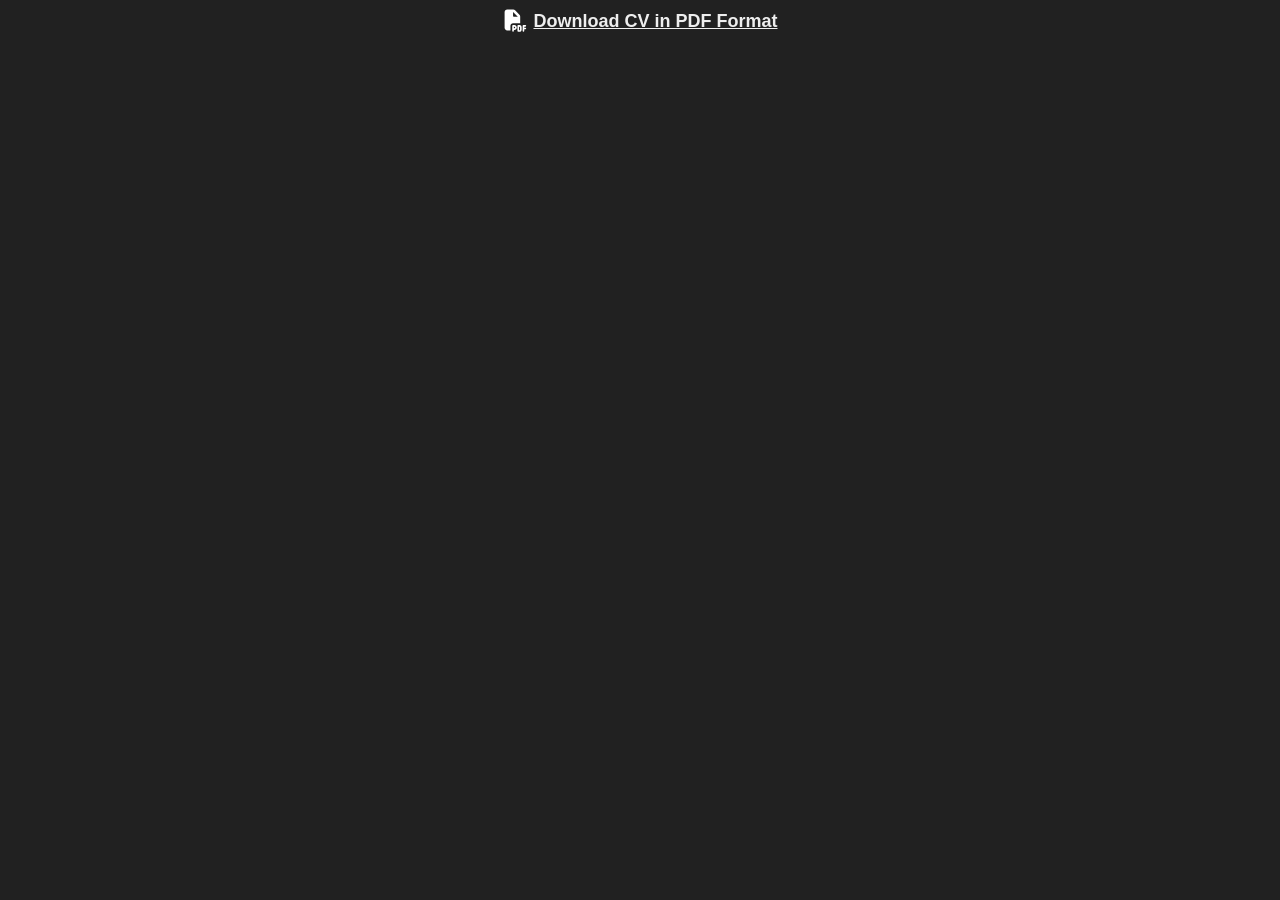
<file: index.html>
<!DOCTYPE html>
<html lang="en">

<head>
    <meta charset="UTF-8">
    <link rel="icon" type="image/png" href="favicon-cv.png">
    <meta name="viewport" content="width=device-width, initial-scale=1.0">
    <title>Ana R. Correia - CV</title>
    <style>
    html,
    body {
        margin: 0;
        padding: 0;
        width: 100vw;
        height: 100vh;
        overflow: hidden;
        background-color: #212121;
    }

    .pdfDownloadBox {
        display: block;
        width: 100%;
        height: 40px;
        align-items: center;
        font-family: sans-serif;
        text-align: center;
        margin: 0;
        padding: 5px 0 0 0;
    }

    .pdfDownloadLink {
        text-decoration: underline;
        font-size: 18px;
        font-weight: bold;
        line-height: 32px;
        vertical-align: middle;
        margin: 0;
        padding: 0;
    }

    .pdfDownloadIcon {
        width: auto;
        height: 26px;
        vertical-align: top;
        margin: 0 5px 0 0;
        padding: 0;
    }

    .pdfDownloadLink,
    .pdfDownloadIcon {
        color: #eee;
    }

    .pdfContainer {
        display: block;
        position: absolute;
        width: 100%;
        top: 40px;
        bottom: 0px;
    }

    .pdfFrame {
        display: block;
        position: relative;
        width: 100%;
        height: 100%;
        border: none;
        margin: 0;
        padding: 0;
    }
    </style>
</head>

<body>
    <div class="pdfDownloadBox">
        <a class="pdfDownloadLink" href="AnaRCorreia-CV.pdf" target="_blank">
            <img class="pdfDownloadIcon" src="icon-pdf.svg" />Download CV in PDF Format
        </a>
    </div>
    <div class="pdfContainer">
        <iframe class="pdfFrame" src="https://docs.google.com/gview?url=https%3A%2F%2Fraquelvcorreia.github.io%2FCV%2FAnaRCorreia-CV.pdf&embedded=true" title="Ana R. Correia - CV"></iframe>
    </div>
</body>

</html>
</file>
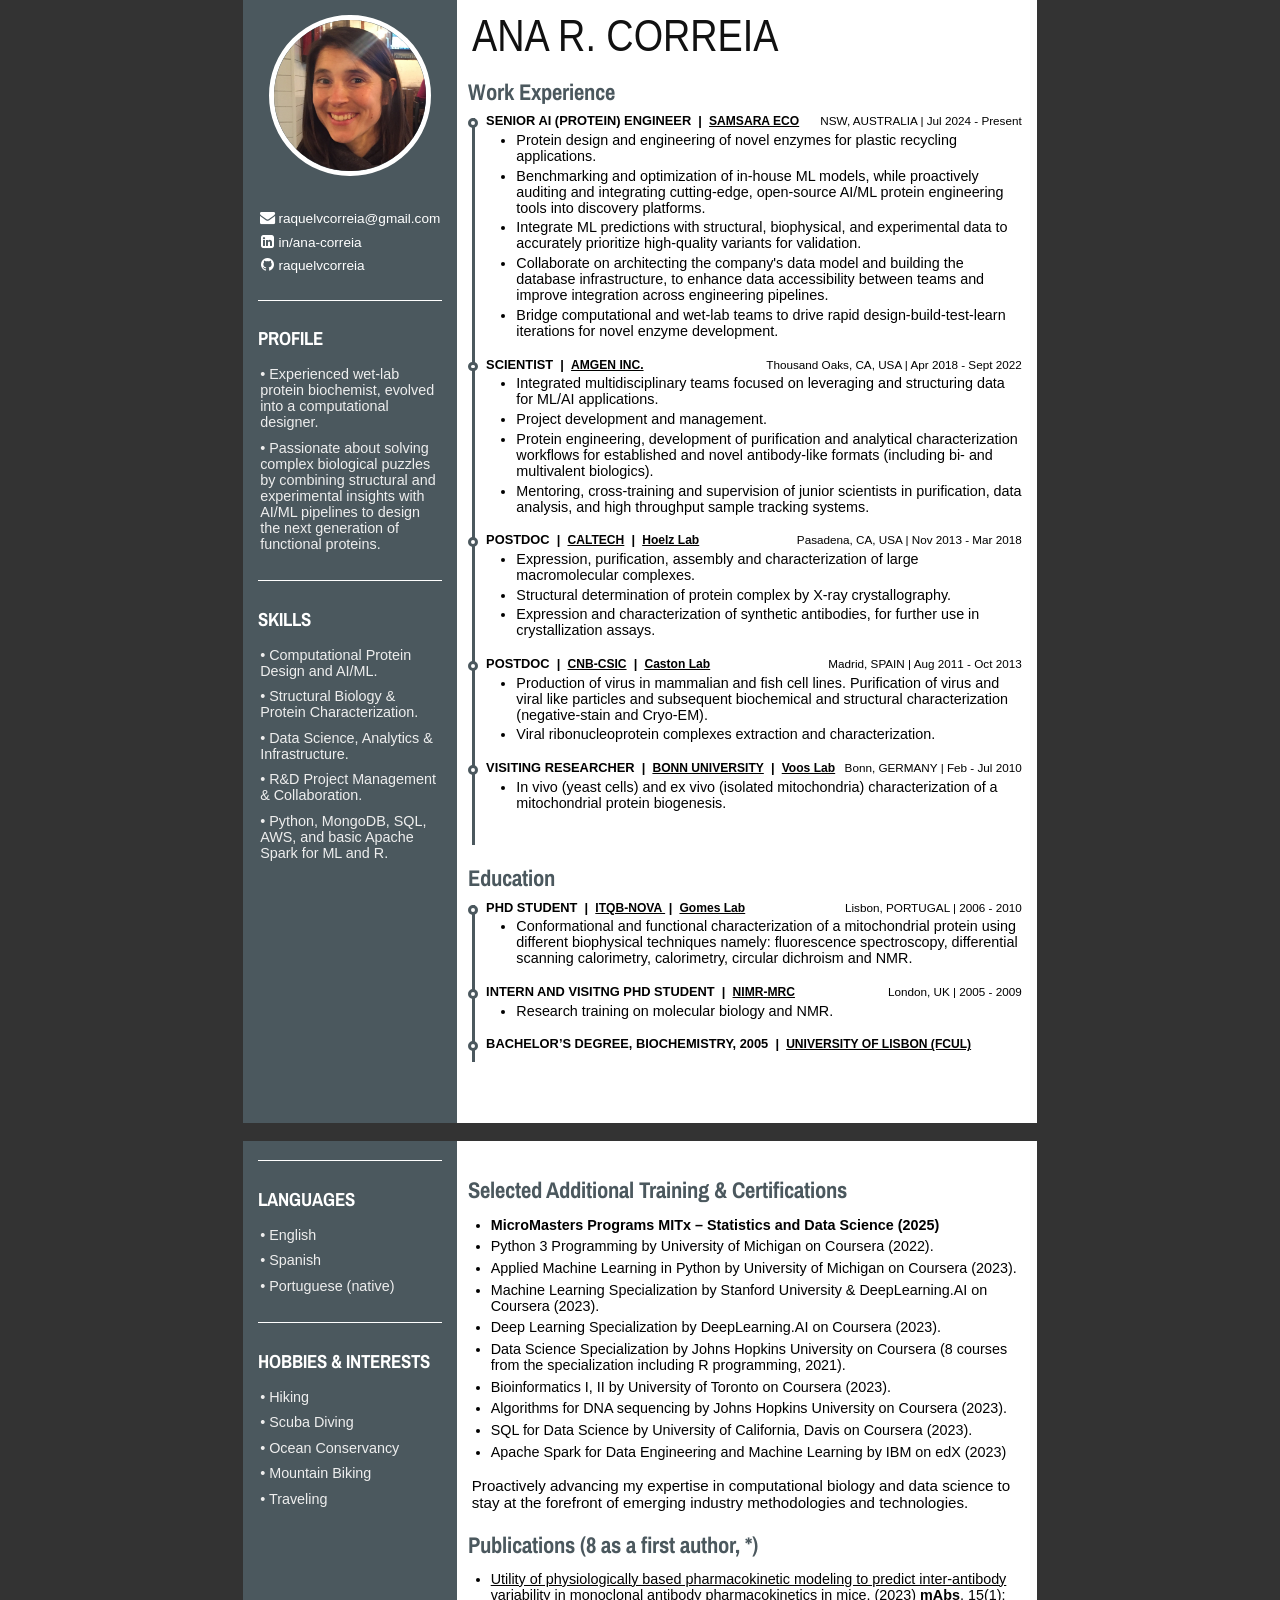
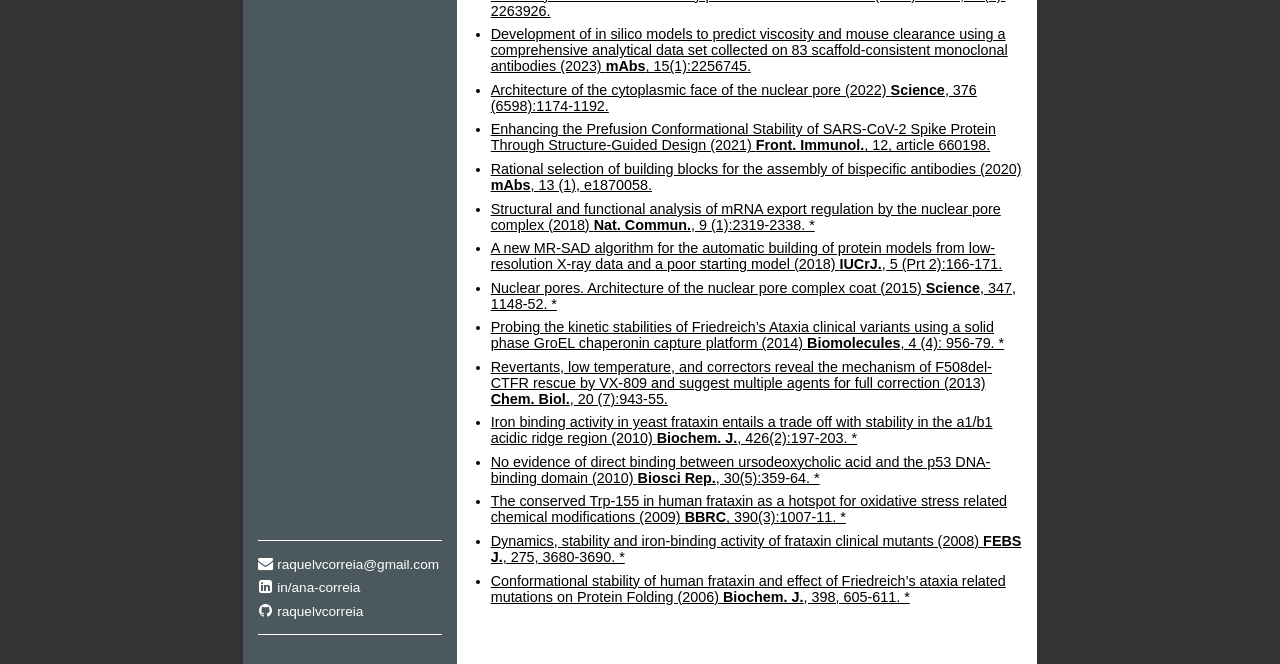
<file: cv.html>
<!DOCTYPE html>
<html>

<head>
    <title>Ana R. Correia - CV</title>
    <link href="https://maxcdn.bootstrapcdn.com/font-awesome/4.2.0/css/font-awesome.min.css" rel="stylesheet">
    <link rel="preconnect" href="https://fonts.googleapis.com">
    <link rel="preconnect" href="https://fonts.gstatic.com" crossorigin>
    <link href="https://fonts.googleapis.com/css2?family=Archivo+Narrow&family=Julius+Sans+One&family=Open+Sans&family=Source+Sans+Pro&display=swap" rel="stylesheet">
    <link rel="stylesheet" href="cv.css">
</head>

<body>
    <page>
        <div class="leftPanel">
            <img class="picture" src="AnaRCorreia.jpg">
            <ul class="contactsList">
                <li>
                    <a target="_blank" href="mailto:raquelvcorreia@gmail.com" alt="Email">
                        <i class="fa fa-envelope contactIcon" aria-hidden="true"></i>
                        raquelvcorreia@gmail.com
                    </a>
                </li>
                <li>
                    <a target="_blank" href="https://www.linkedin.com/in/ana-correia/" alt="LinkeIn">
                        <i class="fa fa-linkedin-square contactIcon" aria-hidden="true"></i>
                        in/ana-correia
                    </a>
                </li>
                <li>
                    <a target="_blank" href="https://github.com/raquelvcorreia" alt="GitHub">
                        <i class="fa fa-github contactIcon" aria-hidden="true"></i>
                        raquelvcorreia
                    </a>
                </li>
            </ul>
            <div class="lineSeparator"></div>
            <div class="sectionTitle">
                PROFILE
            </div>
            <ul class="sectionContentsList">
                <li>
                    &bull; Experienced wet-lab protein biochemist, evolved into a computational designer.
                </li>
                <li>
                    &bull; Passionate about solving complex biological puzzles by combining structural and experimental insights with AI/ML pipelines to design the next generation of functional proteins.
                </li>
            </ul>
            <div class="lineSeparator"></div>
            <div class="sectionTitle">
                SKILLS
            </div>
            <ul class="sectionContentsList">
                <li>
                    &bull; Computational Protein Design and AI/ML.
                </li>
                <li>
                    &bull; Structural Biology & Protein Characterization.
                </li>
                <li>
                    &bull; Data Science, Analytics & Infrastructure.
                </li>
                <li>
                    &bull; R&D Project Management & Collaboration.
                </li>
                <li>
                    &bull; Python, MongoDB, SQL, AWS, and basic Apache Spark for ML and R.
                </li>
            </ul>
        </div>
        <div class="rightPanel">
            <div class="name">
                ANA R. CORREIA
            </div>
            <div class="sectionTitle">
                Work Experience
            </div>
            <div class="timeline">
                <div class="timelineEntry">
                    <div class="timelineEntryHeader">
                        <span class="timelineEntryTitle">
                            SENIOR AI (PROTEIN) ENGINEER
                            &nbsp;|&nbsp;
                            <a target="_blank" href="https://www.samsaraeco.com/">SAMSARA ECO</a>
                        </span>
                        <span class="timelineEntryLocationDate">
                            NSW, AUSTRALIA | Jul 2024 - Present
                        </span>
                    </div>
                    <ul class="timelineEntryDetails">
                        <li>
                            Protein design and engineering of novel enzymes for plastic recycling applications.
                        </li>
                        <li>
                            Benchmarking and optimization of in-house ML models, while proactively auditing and integrating cutting-edge, open-source AI/ML protein engineering tools into discovery platforms.
                        </li>
                        <li>
                            Integrate ML predictions with structural, biophysical, and experimental data to accurately prioritize high-quality variants for validation.
                        </li>
                        <li>
                            Collaborate on architecting the company's data model and building the database infrastructure, to enhance data accessibility between teams and improve integration across engineering pipelines.
                        </li>
                        <li>
                            Bridge computational and wet-lab teams to drive rapid design-build-test-learn iterations for novel enzyme development.
                        </li>
                    </ul>
                </div>
                <div class="timelineEntry">
                    <div class="timelineEntryHeader">
                        <span class="timelineEntryTitle">
                            SCIENTIST
                            &nbsp;|&nbsp;
                            <a target="_blank" href="https://www.amgen.com"> AMGEN INC. </a>
                        </span>
                        <span class="timelineEntryLocationDate">
                            Thousand Oaks, CA, USA | Apr 2018 - Sept 2022
                        </span>
                    </div>
                    <ul class="timelineEntryDetails">
                        <li>
                            Integrated multidisciplinary teams focused on leveraging and structuring data for ML/AI applications.
                        </li>
                        <li>
                            Project development and management.
                        </li>
                        <li>
                            Protein engineering, development of purification and analytical characterization workflows for established and novel antibody-like formats (including bi- and multivalent biologics).
                        </li>
                        <li>
                            Mentoring, cross-training and supervision of junior scientists in purification, data analysis, and high throughput sample tracking systems.
                        </li>
                    </ul>
                </div>
                <div class="timelineEntry">
                    <div class="timelineEntryHeader">
                        <span class="timelineEntryTitle">
                            POSTDOC
                            &nbsp;|&nbsp;
                            <a target="_blank" href="https://www.caltech.edu/">CALTECH</a>
                            &nbsp;|&nbsp;
                            <a target="_blank" href="http://ahweb.caltech.edu/AH_Web/Hoelz_Lab_Home.html">Hoelz Lab</a>
                        </span>
                        <span class="timelineEntryLocationDate">
                            Pasadena, CA, USA | Nov 2013 - Mar 2018
                        </span>
                    </div>
                    <ul class="timelineEntryDetails">
                        <li>
                            Expression, purification, assembly and characterization of large macromolecular complexes.
                        </li>
                        <li>
                            Structural determination of protein complex by X-ray crystallography.
                        </li>
                        <li>
                            Expression and characterization of synthetic antibodies, for further use in crystallization assays.
                        </li>
                    </ul>
                </div>
                <div class="timelineEntry">
                    <div class="timelineEntryHeader">
                        <span class="timelineEntryTitle">
                            POSTDOC
                            &nbsp;|&nbsp;
                            <a target="_blank" href="http://www.cnb.csic.es/">CNB-CSIC</a>
                            &nbsp;|&nbsp;
                            <a target="_blank" href="http://wwwuser.cnb.csic.es/~jrcaston/Caston-lab/Home.html">Caston Lab</a>
                        </span>
                        <span class="timelineEntryLocationDate">
                            Madrid, SPAIN | Aug 2011 - Oct 2013
                        </span>
                    </div>
                    <ul class="timelineEntryDetails">
                        <li>
                            Production of virus in mammalian and fish cell lines. Purification of virus and viral like particles and subsequent biochemical and structural characterization (negative-stain and Cryo-EM).
                        </li>
                        <li>
                            Viral ribonucleoprotein complexes extraction and characterization.
                        </li>
                    </ul>
                </div>
                <div class="timelineEntry">
                    <div class="timelineEntryHeader">
                        <span class="timelineEntryTitle">
                            VISITING RESEARCHER
                            &nbsp;|&nbsp;
                            <a target="_blank" href="https://www.uni-bonn.de/en">BONN UNIVERSITY</a>
                            &nbsp;|&nbsp;
                            <a target="_blank" href="https://www.ibmb.uni-bonn.de/de/forschung/ag-voos">Voos Lab</a>
                        </span>
                        <span class="timelineEntryLocationDate">
                            Bonn, GERMANY | Feb - Jul 2010
                        </span>
                    </div>
                    <ul class="timelineEntryDetails">
                        <li>
                            In vivo (yeast cells) and ex vivo (isolated mitochondria) characterization of a mitochondrial protein biogenesis.
                        </li>
                    </ul>
                </div>
            </div>
            <div class="sectionTitle">
                Education
            </div>
            <div class="timeline">
                <div class="timelineEntry">
                    <div class="timelineEntryHeader">
                        <span class="timelineEntryTitle">
                            PHD STUDENT
                            &nbsp;|&nbsp;
                            <a target="_blank" href="https://www.itqb.unl.pt"> ITQB-NOVA </a>
                            &nbsp;|&nbsp;
                            <a target="_blank" href="https://folding.campus.ciencias.ulisboa.pt/index.html">Gomes Lab</a>
                        </span>
                        <span class="timelineEntryLocationDate">
                            Lisbon, PORTUGAL | 2006 - 2010
                        </span>
                    </div>
                    <ul class="timelineEntryDetails">
                        <li>
                            Conformational and functional characterization of a mitochondrial protein using different biophysical techniques namely: fluorescence spectroscopy, differential scanning calorimetry, calorimetry, circular dichroism and NMR.
                        </li>
                    </ul>
                </div>
                <div class="timelineEntry">
                    <div class="timelineEntryHeader">
                        <span class="timelineEntryTitle">
                            INTERN AND VISITNG PHD STUDENT
                            &nbsp;|&nbsp;
                            <a target="_blank" href="https://www.crick.ac.uk"> NIMR-MRC </a>
                        </span>
                        <span class="timelineEntryLocationDate">
                            London, UK | 2005 - 2009
                        </span>
                    </div>
                    <ul class="timelineEntryDetails">
                        <li>
                            Research training on molecular biology and NMR.
                        </li>
                    </ul>
                </div>
                <div class="timelineEntry">
                    <div class="timelineEntryHeader">
                        <span class="timelineEntryTitle">
                            BACHELOR’S DEGREE, BIOCHEMISTRY, 2005
                            &nbsp;|&nbsp;
                            <a target="_blank" href="https://ciencias.ulisboa.pt/en"> UNIVERSITY OF LISBON (FCUL) </a>
                        </span>
                    </div>
                </div>
            </div>
        </div>
    </page>
    <page>
        <div class="leftPanel">
            <div class="lineSeparator lineSeparatorTop"></div>
            <div class="sectionTitle">
                LANGUAGES
            </div>
            <ul class="sectionContentsList">
                <li>
                    &bull; English
                </li>
                <li>
                    &bull; Spanish
                </li>
                <li>
                    &bull; Portuguese (native)
                </li>
            </ul>
            <div class="lineSeparator"></div>
            <div class="sectionTitle">
                HOBBIES & INTERESTS
            </div>
            <ul class="sectionContentsList">
                <li>
                    &bull; Hiking
                </li>
                <li>
                    &bull; Scuba Diving
                </li>
                <li>
                    &bull; Ocean Conservancy
                </li>
                <li>
                    &bull; Mountain Biking
                </li>
                <li>
                    &bull; Traveling
                </li>
            </ul>
            <ul class="contactsList bottomContactsList">
                <li>
                    <a target="_blank" href="mailto:raquelvcorreia@gmail.com" alt="Email">
                        <i class="fa fa-envelope contactIcon" aria-hidden="true"></i>
                        raquelvcorreia@gmail.com
                    </a>
                </li>
                <li>
                    <a target="_blank" href="https://www.linkedin.com/in/ana-correia/" alt="LinkeIn">
                        <i class="fa fa-linkedin-square contactIcon" aria-hidden="true"></i>
                        in/ana-correia
                    </a>
                </li>
                <li>
                    <a target="_blank" href="https://github.com/raquelvcorreia" alt="GitHub">
                        <i class="fa fa-github contactIcon" aria-hidden="true"></i>
                        raquelvcorreia
                    </a>
                </li>
            </ul>
        </div>
        <div class="rightPanel">
            <div class="sectionTitle">
                Selected Additional Training & Certifications
            </div>
            <ul class="additionalTrainingList">
                <li>
                    <b>MicroMasters Programs MITx – Statistics and Data Science (2025)</b>
                </li>
                <li>
                    Python 3 Programming by University of Michigan on Coursera (2022).
                </li>
                <li>
                    Applied Machine Learning in Python by University of Michigan on Coursera (2023).
                </li>
                <li>
                    Machine Learning Specialization by Stanford University & DeepLearning.AI on Coursera (2023).
                </li>
                <li>
                    Deep Learning Specialization by DeepLearning.AI on Coursera (2023).
                </li>
                <li>
                    Data Science Specialization by Johns Hopkins University on Coursera (8 courses from the specialization including R programming, 2021).
                </li>
                <li>
                    Bioinformatics I, II by University of Toronto on Coursera (2023).
                </li>
                <li>
                    Algorithms for DNA sequencing by Johns Hopkins University on Coursera (2023).
                </li>
                <li>
                    SQL for Data Science by University of California, Davis on Coursera (2023).
                </li>
                <li>
                    Apache Spark for Data Engineering and Machine Learning by IBM on edX (2023)
                </li>
            </ul>
            <div class="extraNote">
                Proactively advancing my expertise in computational biology and data science to stay at the forefront of emerging industry methodologies and technologies.
            </div>
            <div class="sectionTitle">
                Publications (8 as a first author, *)
            </div>
            <ul class="publicationsList">
                <li>
                    <a target="_blank" href="https://www.tandfonline.com/doi/full/10.1080/19420862.2023.2263926">
                        Utility of physiologically based pharmacokinetic modeling to predict inter-antibody variability in monoclonal antibody pharmacokinetics in mice. (2023) <b>mAbs</b>, 15(1): 2263926.
                    </a>
                </li>
                <li>
                    <a target="_blank" href="https://www.tandfonline.com/doi/full/10.1080/19420862.2023.2256745">
                        Development of in silico models to predict viscosity and mouse clearance using a comprehensive analytical data set collected on 83 scaffold-consistent monoclonal antibodies (2023) <b>mAbs</b>, 15(1):2256745.
                    </a>
                </li>
                <li>
                    <a target="_blank" href="https://www.science.org/doi/epdf/10.1126/science.abm9129">
                        Architecture of the cytoplasmic face of the nuclear pore (2022) <b>Science</b>, 376 (6598):1174-1192.
                    </a>
                </li>
                <li>
                    <a target="_blank" href="https://www.frontiersin.org/articles/10.3389/fimmu.2021.660198/full">
                        Enhancing the Prefusion Conformational Stability of SARS-CoV-2 Spike Protein Through Structure-Guided Design (2021) <b>Front. Immunol.</b>, 12, article 660198.
                    </a>
                </li>
                <li>
                    <a target="_blank" href="https://www.tandfonline.com/doi/full/10.1080/19420862.2020.1870058">
                        Rational selection of building blocks for the assembly of bispecific antibodies (2020) <b>mAbs</b>, 13 (1), e1870058.
                    </a>
                </li>
                <li>
                    <a target="_blank" href="https://www.nature.com/articles/s41467-018-04459-3">
                        Structural and functional analysis of mRNA export regulation by the nuclear pore complex (2018) <b>Nat. Commun.</b>, 9 (1):2319-2338. *
                    </a>
                </li>
                <li>
                    <a target="_blank" href="https://journals.iucr.org/m/issues/2018/02/00/jt5023/index.html">
                        A new MR-SAD algorithm for the automatic building of protein models from low-resolution X-ray data and a poor starting model (2018) <b>IUCrJ.</b>, 5 (Prt 2):166-171.
                    </a>
                </li>
                <li>
                    <a target="_blank" href="https://www.science.org/doi/10.1126/science.aaa4136">
                        Nuclear pores. Architecture of the nuclear pore complex coat (2015) <b>Science</b>, 347, 1148-52. *
                    </a>
                </li>
                <li>
                    <a target="_blank" href="https://www.mdpi.com/2218-273X/4/4/956">
                        Probing the kinetic stabilities of Friedreich’s Ataxia clinical variants using a solid phase GroEL chaperonin capture platform (2014) <b>Biomolecules</b>, 4 (4): 956-79. *
                    </a>
                </li>
                <li>
                    <a target="_blank" href="https://www.sciencedirect.com/science/article/pii/S1074552113002378?via%3Dihub">
                        Revertants, low temperature, and correctors reveal the mechanism of F508del-CTFR rescue by VX-809 and suggest multiple agents for full correction (2013) <b>Chem. Biol.</b>, 20 (7):943-55.
                    </a>
                </li>
                <li>
                    <a target="_blank" href="https://portlandpress.com/biochemj/article-abstract/426/2/197/44820/Iron-binding-activity-in-yeast-frataxin-entails-a?redirectedFrom=fulltext">
                        Iron binding activity in yeast frataxin entails a trade off with stability in the a1/b1 acidic ridge region (2010) <b>Biochem. J.</b>, 426(2):197-203. *
                    </a>
                </li>
                <li>
                    <a target="_blank" href="https://portlandpress.com/bioscirep/article-abstract/30/5/359/55844/No-evidence-of-direct-binding-between?redirectedFrom=fulltext">
                        No evidence of direct binding between ursodeoxycholic acid and the p53 DNA-binding domain (2010) <b>Biosci Rep.</b>, 30(5):359-64. *
                    </a>
                </li>
                <li>
                    <a target="_blank" href="https://www.sciencedirect.com/science/article/abs/pii/S0006291X09020865?via%3Dihub">
                        The conserved Trp-155 in human frataxin as a hotspot for oxidative stress related chemical modifications (2009) <b>BBRC</b>, 390(3):1007-11. *
                    </a>
                </li>
                <li>
                    <a target="_blank" href="https://febs.onlinelibrary.wiley.com/doi/10.1111/j.1742-4658.2008.06512.x">
                        Dynamics, stability and iron-binding activity of frataxin clinical mutants (2008) <b>FEBS J.</b>, 275, 3680-3690. *
                    </a>
                </li>
                <li>
                    <a target="_blank" href="https://portlandpress.com/biochemj/article-abstract/398/3/605/42442/Conformational-stability-of-human-frataxin-and?redirectedFrom=fulltext">
                        Conformational stability of human frataxin and effect of Friedreich’s ataxia related mutations on Protein Folding (2006) <b>Biochem. J.</b>, 398, 605-611. *
                    </a>
                </li>
            </ul>
        </div>
    </page>
</body>

</html>
</file>
<file: cv.css>
body {
    font-family: 'Inter', sans-serif;
    background: #333;
    width: 21cm;
    height: 29.7cm;
    margin: 0 auto;
}

page {
    background: white;
    display: block;
    width: 21cm;
    height: 29.7cm;
    margin: 0 auto 0.5cm auto;
    display: flex;
    flex-direction: row;
    width: 100%;
    height: 100%;
}

@page {
    font-family: 'Source Sans Pro', sans-serif;
    size: 21cm 29.7cm;
    padding: 0;
    margin: 0;
    border: none;
    border-collapse: collapse;
}


.leftPanel {
    width: 25%;
    background-color: #4b585e;
    padding: 0.4cm;
    display: flex;
    flex-direction: column;
    align-items: center;
}


.rightPanel {
    width: 75%;
    padding: 0.4cm;
}


.name {
    display: block;
    color: #111;
    font-weight: normal;
    font-size: 1cm;
    transform: scale(1, 1.15);
    margin-bottom: 0.3cm;
    margin-top: 0.0cm;
}

.picture {
    display: block;
    width: 4cm;
    height: 4cm;
    margin-bottom: 0.7cm;
    border-radius: 50%;
    border: 0.15cm solid white;
    object-fit: cover;
    object-position: 50% 50%;
}


.contactsList {
    list-style-type: none;
    margin: 0;
    padding: 0;
}

.contactsList,
.contactsList a {
    color: #fff;
    font-size: 0.36cm;
    text-decoration: none;
}

.contactsList li {
    margin: 0.2cm 0;
}

.bottomContactsList {
    position: relative;
    top: 16.5cm;
    width: 100%;
    margin: 0;
    padding: 0.2cm 0;
    border-bottom: 0.05cm solid white;
    border-top: 0.05cm solid white;
}

.contactIcon {
    width: 0.4cm;
    font-size: 0.4cm;
    text-align: center;
    margin: 0;
    padding: 0;
}


.sectionTitle {
    font-family: 'Archivo Narrow', sans-serif;
    display: block;
    width: 100%;
    font-weight: bold;
    text-align: left;
}

.leftPanel .sectionTitle {
    font-size: 0.5cm;
    margin-top: 0.25cm;
    margin-bottom: 0.3cm;
    color: #ffffff;
}

.rightPanel .sectionTitle {
    font-size: 0.6cm;
    margin-left: -0.1cm;
    margin-top: 0.5cm;
    margin-bottom: 0.3cm;
    color: #4b585e;
}


.leftPanel .lineSeparator {
    display: block;
    position: relative;
    width: 100%;
    padding: 0;
    margin-top: 0.5cm;
    margin-bottom: 0.4cm;
    border-bottom: 0.05cm solid white;
}


.leftPanel .lineSeparatorTop {
    margin-top: 0.1cm !important;
}

.leftPanel .sectionContentsList {
    display: block;
    width: 100%;
    color: #eee;
    list-style-type: none;
    font-size: 0.38cm;
    margin: 0 0 0 0.1cm;
    margin-block-start: 0;
    margin-block-end: 0;
    padding: 0.1cm 0 0 0;
}

.leftPanel .sectionContentsList li {
    padding: 0 0 0.25cm 0;
}


.timeline {
    border-left: 0.1cm solid #4b585e;
    padding-bottom: 0.3cm;
}


.timelineEntry {
    position: relative;
    margin: 0;
    padding: 0 0 0 0.1cm;
    background: white;
    color: #000;
    border-radius: 0.2cm;
    max-width: 100%;
    display: flex;
    flex-direction: column;
}

.timelineEntry::before {
    content: "";
    position: absolute;
    width: 0.10cm;
    height: 0.10cm;
    background: white;
    border-radius: 26.4cm;
    left: -0.17cm;
    border: 0.1cm solid #4b585e;
}


.timelineEntryHeader {
    display: flex;
    flex-direction: row;
    justify-content: space-between;
    color: #000;
    margin-left: 0.2cm;
    margin-top: -0.08cm;
    padding: 0;
}

.timelineEntryTitle,
.timelineEntryTitle a {
    line-height: 0.34cm;
    vertical-align: top;
    color: #000;
}

.timelineEntryTitle {
    font-size: 0.34cm;
    font-weight: bold;
}

.timelineEntryTitle a {
    font-size: 0.32cm;
    font-weight: bold;
    text-decoration: underline;
}

.timelineEntryLocationDate {
    vertical-align: top;
    font-size: 0.31cm;
    line-height: 0.34cm;
    font-weight: normal;
}

.timelineEntryDetails {
    font-size: 0.38cm;
    text-align: left;
    padding: 0;
    margin: 0 0 0 1cm;
    margin-block-start: 0.1cm;
    margin-block-end: 0.5cm;
}

.timelineEntryDetails li {
    padding: 0 0 0.1cm 0;
}

.additionalTrainingList {
    font-size: 0.38cm;
    text-align: left;
    margin: 0 0 0 0.5cm;
    padding: 0;
    margin-block-start: 0.2cm;
    margin-block-end: 0cm;
}

.additionalTrainingList li {
    padding: 0 0 0.15cm 0;
}


.extraNote {
    font-size: 0.4cm;
    text-align: left;
    padding: 0;
    margin: 0.3cm 0 0.2cm 0;
}


.publicationsList {
    font-size: 0.38cm;
    text-align: left;
    margin: 0 0 0 0.5cm;
    padding: 0;
    margin-block-start: 0.2cm;
    margin-block-end: 0.1cm;
}

.publicationsList li {
    padding: 0 0 0.2cm 0;
}

.publicationsList li,
.publicationsList li a {
    color: #000;
}

.publicationsList li a {
    text-decoration: underline;
}

.publicationsList li b {
    font-weight: bold;
}
</file>
